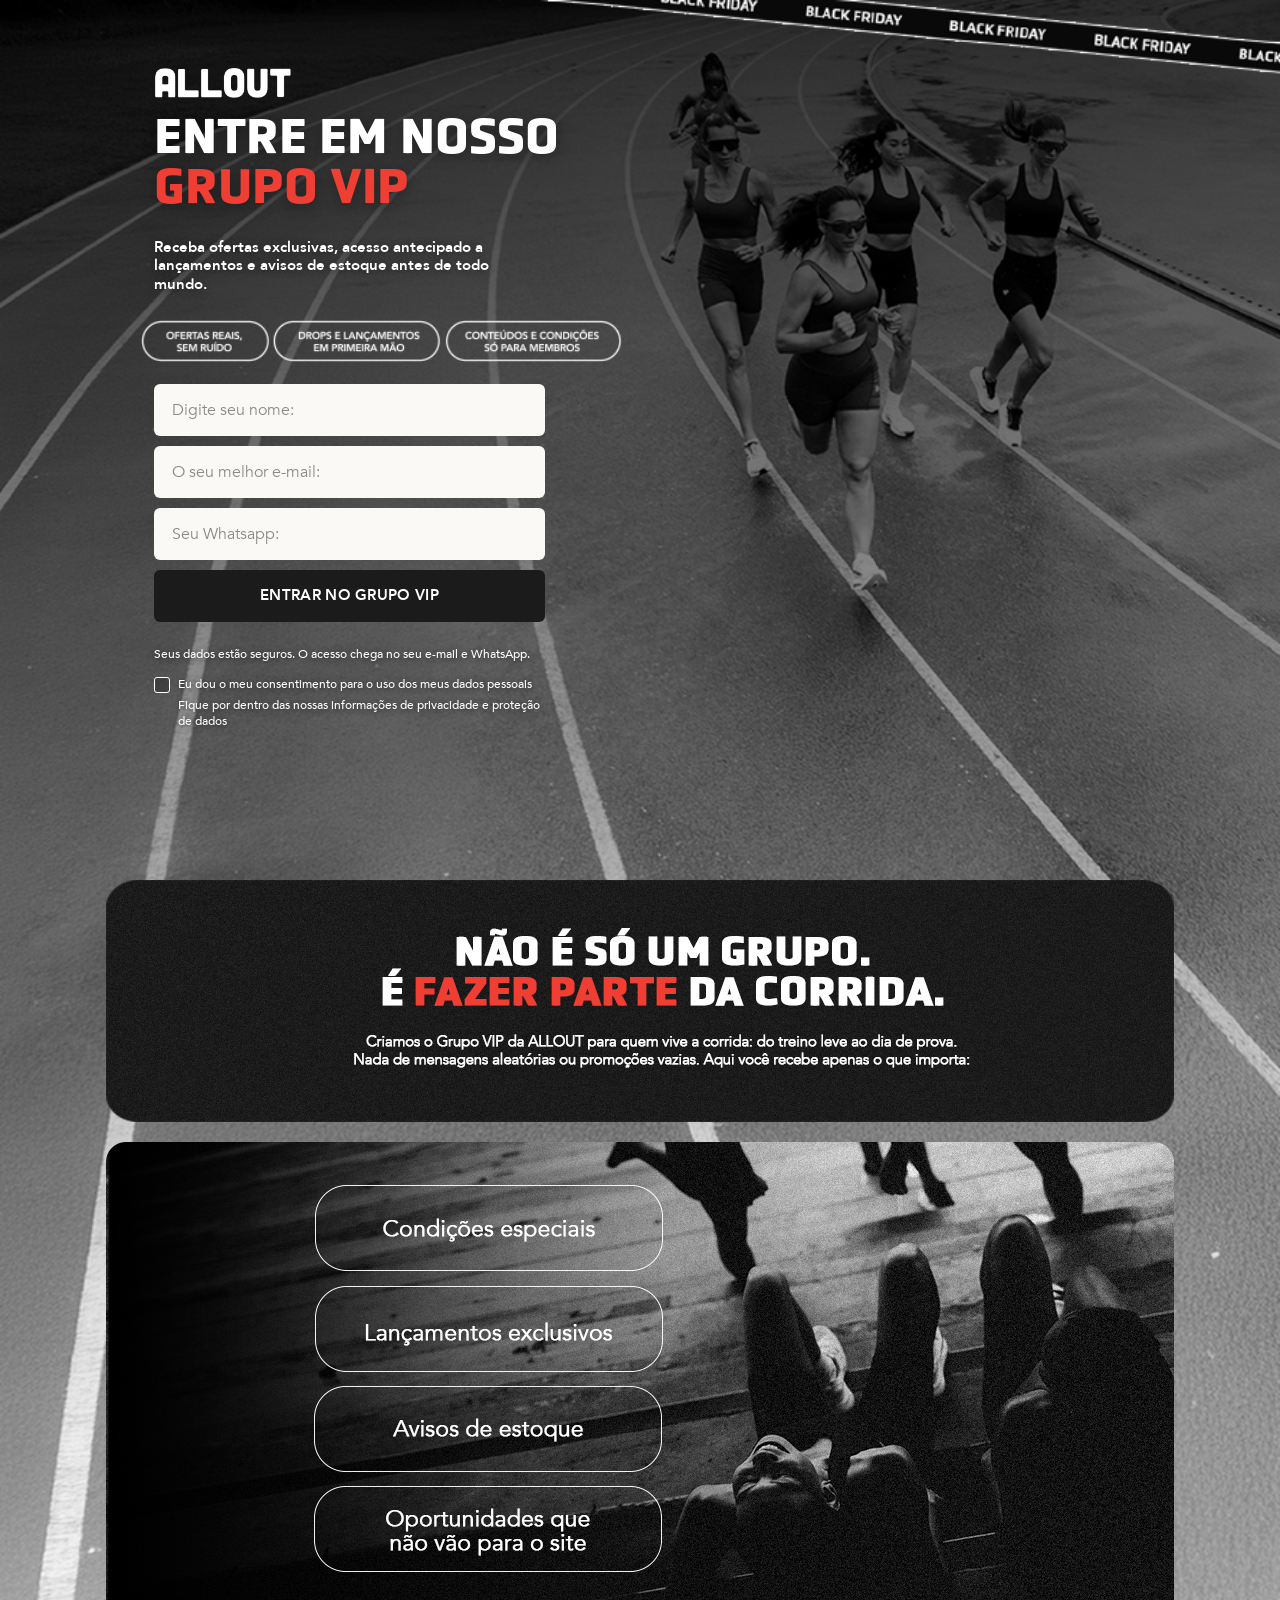
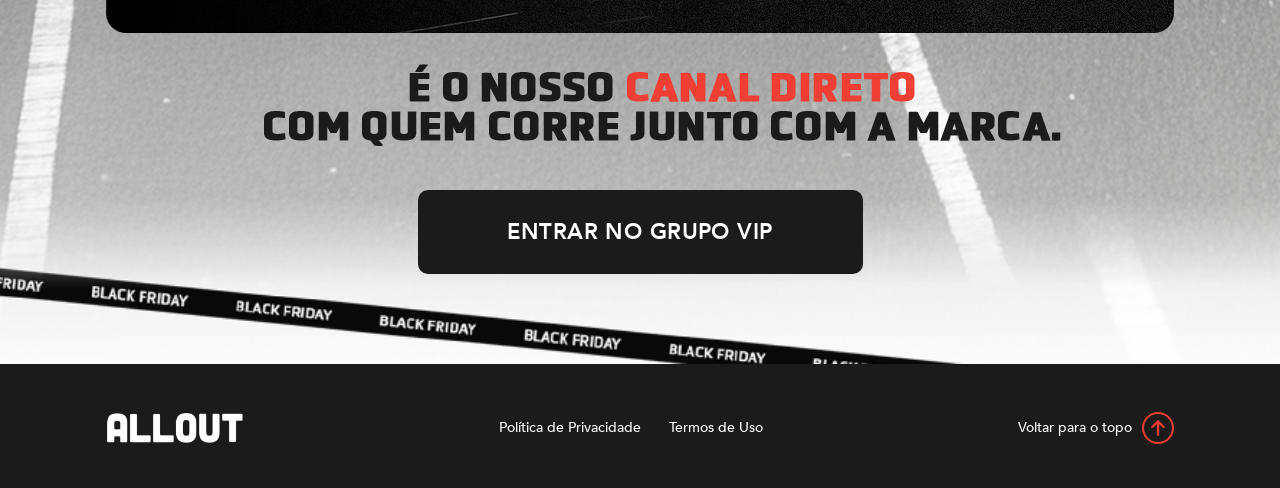
<file: index.html>
<!DOCTYPE html>
<html lang="pt-BR">
<head>
<meta charset="UTF-8">
<meta name="viewport" content="width=device-width, initial-scale=1.0">
<title>ALL OUT | Grupo VIP Black Friday</title>
<link rel="icon" type="image/png" href="favicon.png">
<link rel="stylesheet" href="style.css?v=16">

<!-- Meta Pixel Code -->
<script>
!function(f,b,e,v,n,t,s)
{if(f.fbq)return;n=f.fbq=function(){n.callMethod?
n.callMethod.apply(n,arguments):n.queue.push(arguments)};
if(!f._fbq)f._fbq=n;n.push=n;n.loaded=!0;n.version='2.0';
n.queue=[];t=b.createElement(e);t.async=!0;
t.src=v;s=b.getElementsByTagName(e)[0];
s.parentNode.insertBefore(t,s)}(window, document,'script',
'https://connect.facebook.net/en_US/fbevents.js');
fbq('init', '904461491838761');
fbq('track', 'PageView');
</script>
<noscript><img height="1" width="1" style="display:none"
src="https://www.facebook.com/tr?id=904461491838761&ev=PageView&noscript=1"
/></noscript>
<!-- End Meta Pixel Code -->
</head>
<body>

<div class="page">

  <header class="hero" id="top">
    <div class="container hero__content">
      <img src="assets/allout_logo_white.png" alt="ALL OUT" class="logo">

      <h1 class="hero__title">Entre em nosso <span class="hero__title-highlight">Grupo VIP</span></h1>

      <p class="hero__lead">
        Receba ofertas exclusivas, acesso antecipado a lançamentos e avisos de estoque antes de todo mundo.
      </p>

      <div class="hero__features">
        <img src="assets/mobile_frame9.png" alt="Ofertas reais, sem ruído. Drops e lançamentos em primeira mão. Conteúdos e condições só para membros." class="hero__features-img hero__features-img--mobile">
        <img src="assets/desktop_frame9.png" alt="Ofertas reais, sem ruído. Drops e lançamentos em primeira mão. Conteúdos e condições só para membros." class="hero__features-img hero__features-img--desktop">
      </div>

      <form class="vip-form" id="vip-form" novalidate>
        <div class="field">
          <input type="text" id="name" name="name" placeholder="Digite seu nome:" autocomplete="name" required>
        </div>
        <div class="field">
          <input type="email" id="email" name="email" placeholder="O seu melhor e-mail:" autocomplete="email" required>
        </div>
        <div class="field">
          <input type="tel" id="whatsapp" name="whatsapp" placeholder="Seu Whatsapp:" autocomplete="tel" required>
        </div>

        <button type="submit" class="btn-cta" id="submit-btn">
          <span class="btn-cta__label">ENTRAR NO GRUPO VIP</span>
        </button>

        <p class="form__note">Seus dados estão seguros. O acesso chega no seu e-mail e WhatsApp.</p>

        <label class="consent">
          <input type="checkbox" id="consent" name="consent" required>
          <span class="consent__box" aria-hidden="true"></span>
          <span>Eu dou o meu consentimento para o uso dos meus dados pessoais</span>
        </label>

        <a href="politica-privacidade" class="privacy-link">Fique por dentro das nossas informações de privacidade e proteção de dados</a>

        <p class="form__status" id="form-status" role="status" aria-live="polite"></p>
      </form>
    </div>
  </header>

  <main class="benefits">
    <div class="container">
      <img
        src="assets/mobile_frame1707478865.png"
        alt="Não é só um grupo. É fazer parte da corrida. Criamos o Grupo VIP da ALOUT para quem vive a corrida: do treino leve ao dia de prova. Nada de mensagens aleatórias ou promoções vazias. Aqui você recebe apenas o que importa: condições especiais, lançamentos exclusivos, avisos de estoque e oportunidades que não vão para o site. É o nosso canal direto com quem corre junto com a marca."
        class="benefits__image benefits__image--mobile">

      <img
        src="assets/desktop_frame1707478858.png"
        alt="Não é só um grupo. É fazer parte da corrida. Criamos o Grupo VIP da ALOUT para quem vive a corrida: do treino leve ao dia de prova. Nada de mensagens aleatórias ou promoções vazias. Aqui você recebe apenas o que importa: condições especiais, lançamentos exclusivos, avisos de estoque e oportunidades que não vão para o site. É o nosso canal direto com quem corre junto com a marca."
        class="benefits__image benefits__image--desktop">

      <button type="button" class="btn-cta btn-cta--secondary" data-scroll-to="name">
        <span class="btn-cta__label">ENTRAR NO GRUPO VIP</span>
      </button>
    </div>
  </main>

</div>

<footer class="site-footer">
  <div class="container footer__inner">
    <img src="assets/allout_logo_white.png" alt="ALL OUT" class="logo logo--footer">

    <nav class="footer__links">
      <a href="politica-privacidade">Política de Privacidade</a>
      <a href="politica-privacidade">Termos de Uso</a>
    </nav>

    <a href="#top" class="back-to-top">
      Voltar para o topo
      <img src="assets/arrow-top.svg" alt="">
    </a>
  </div>
</footer>

<script src="script.js?v=16"></script>
</body>
</html>
</file>
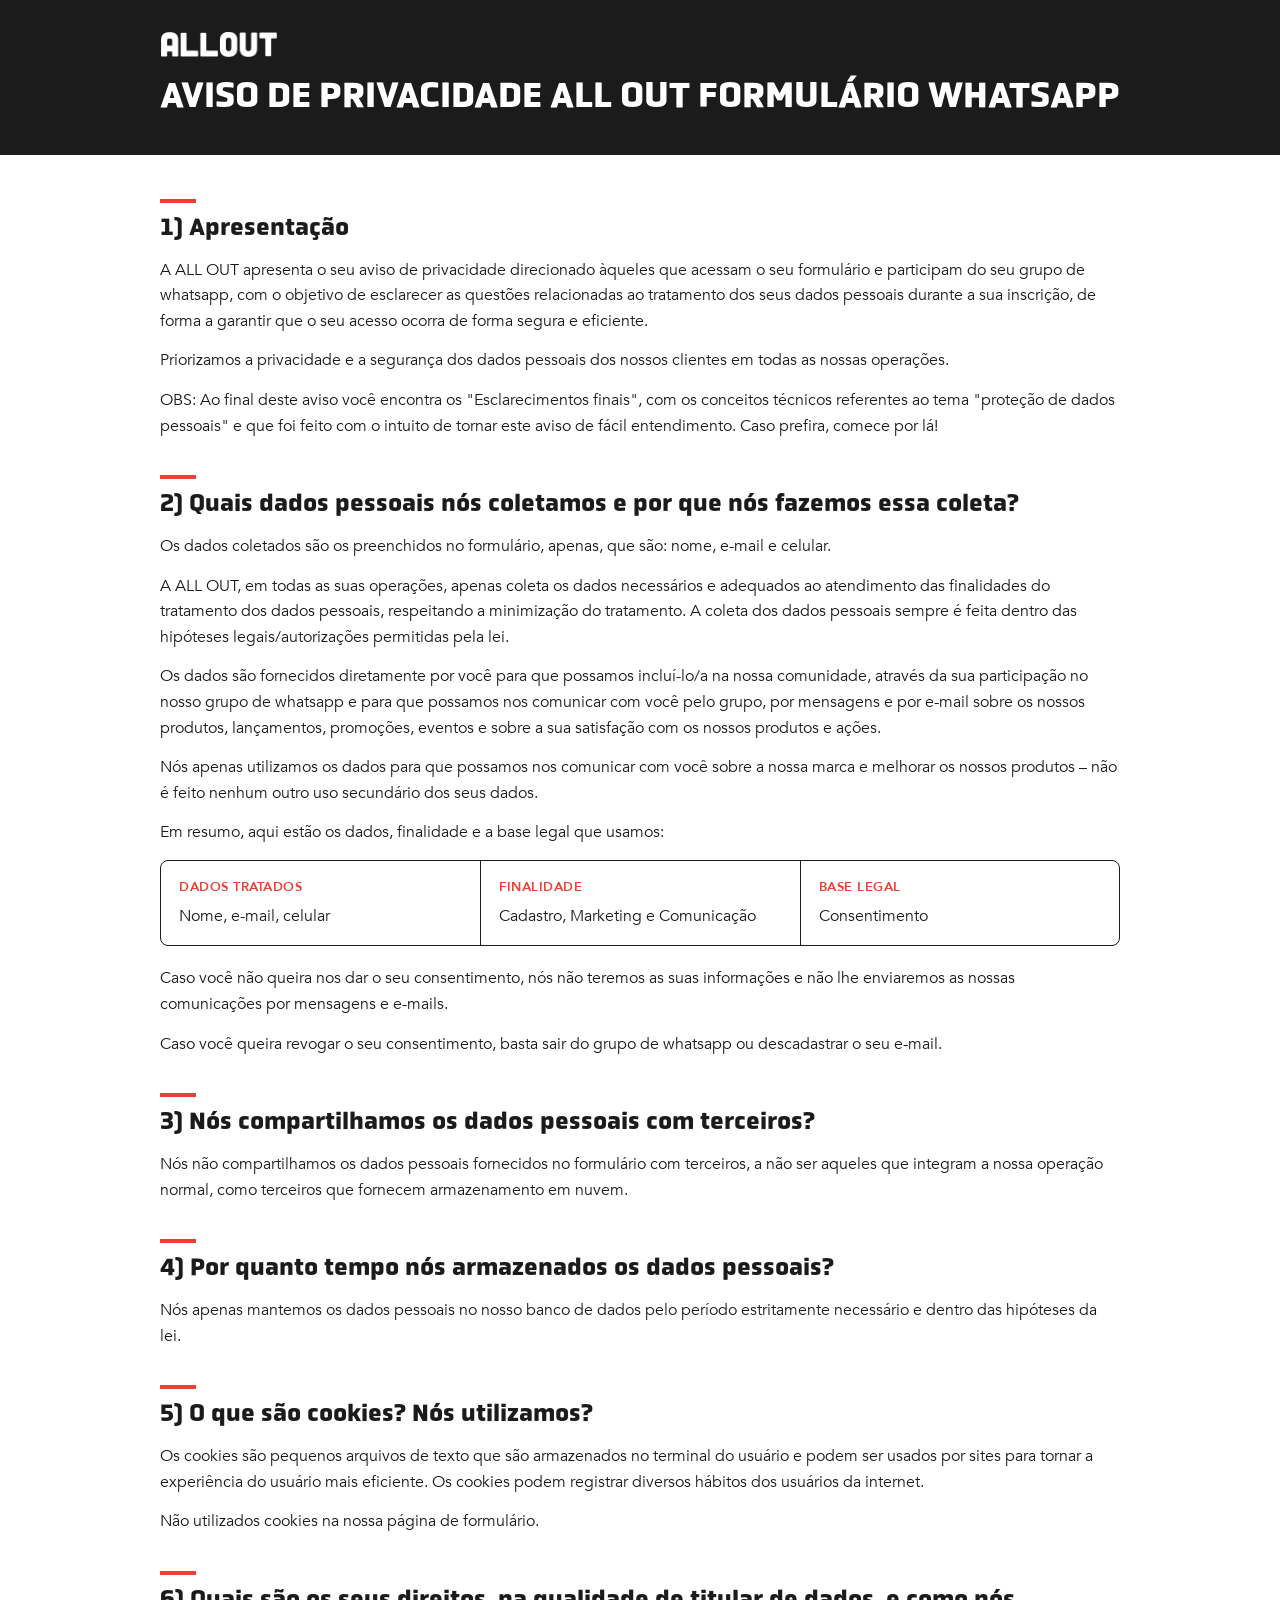
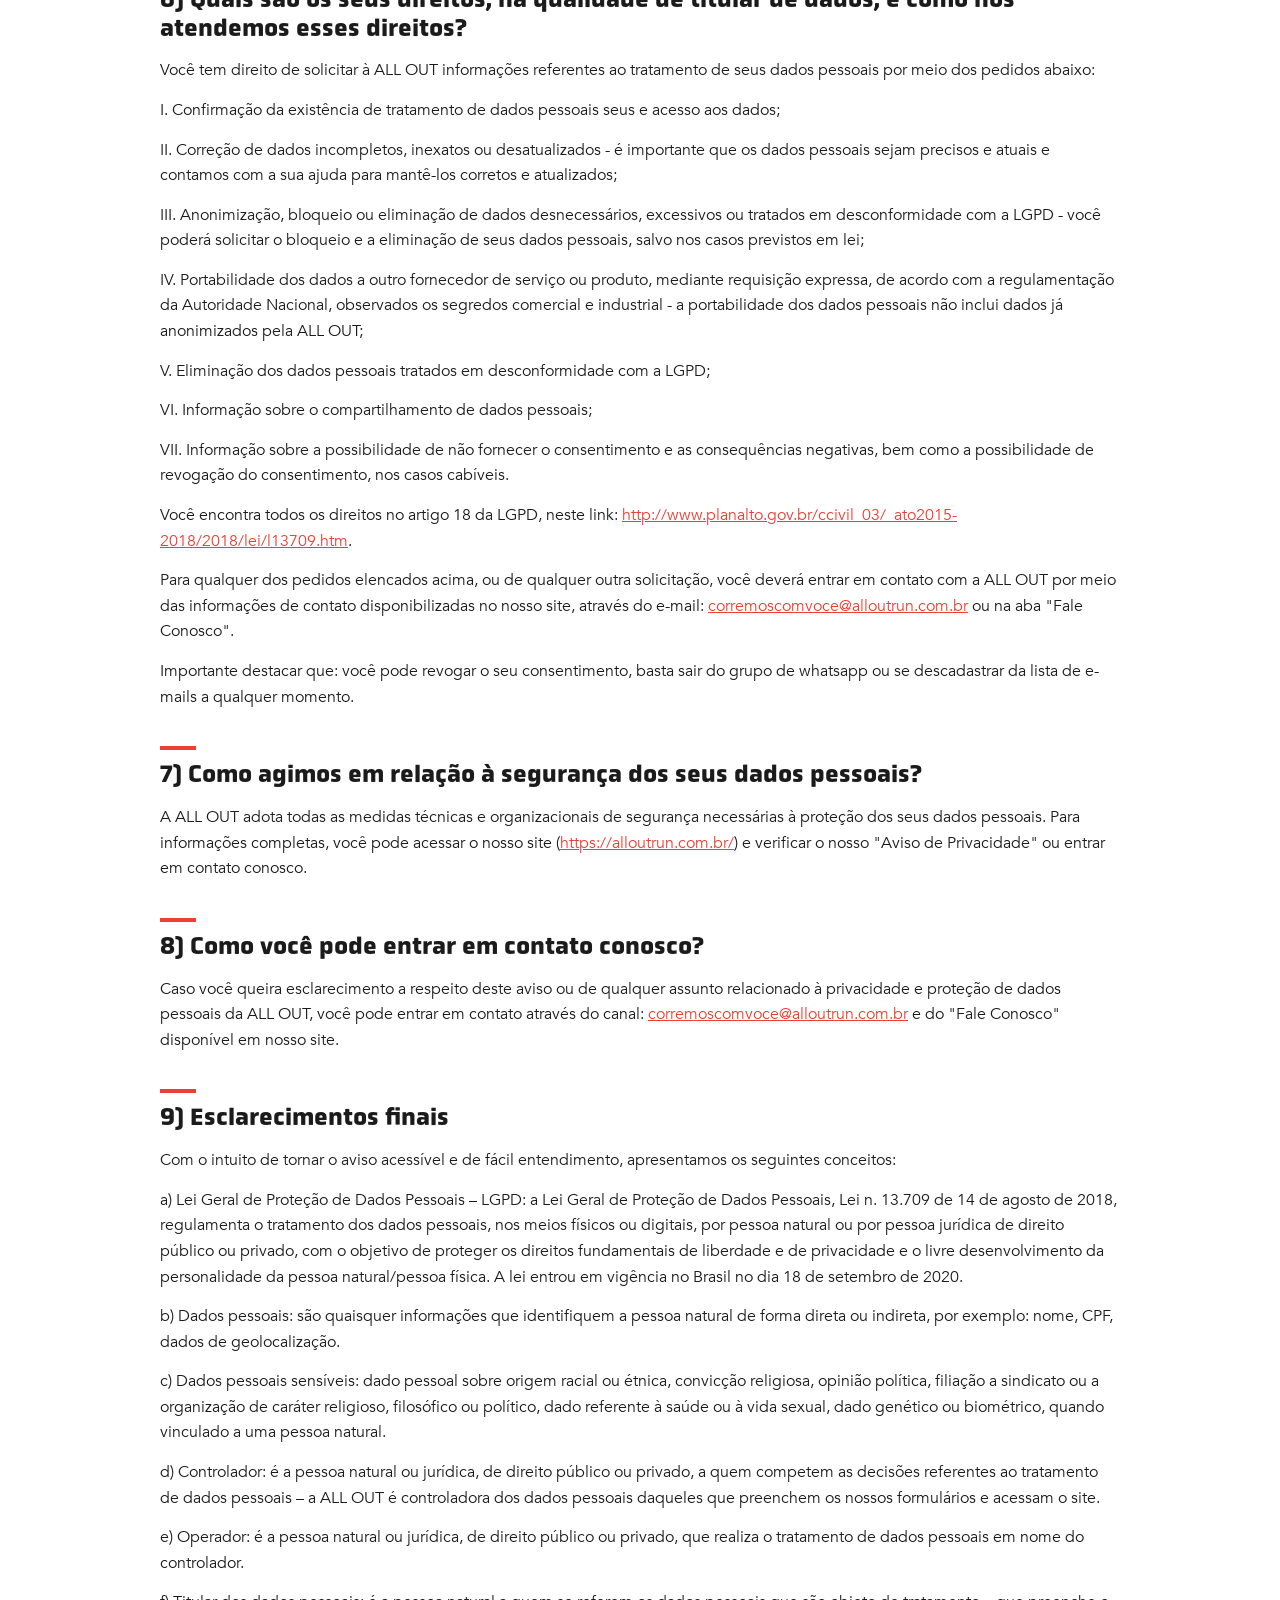
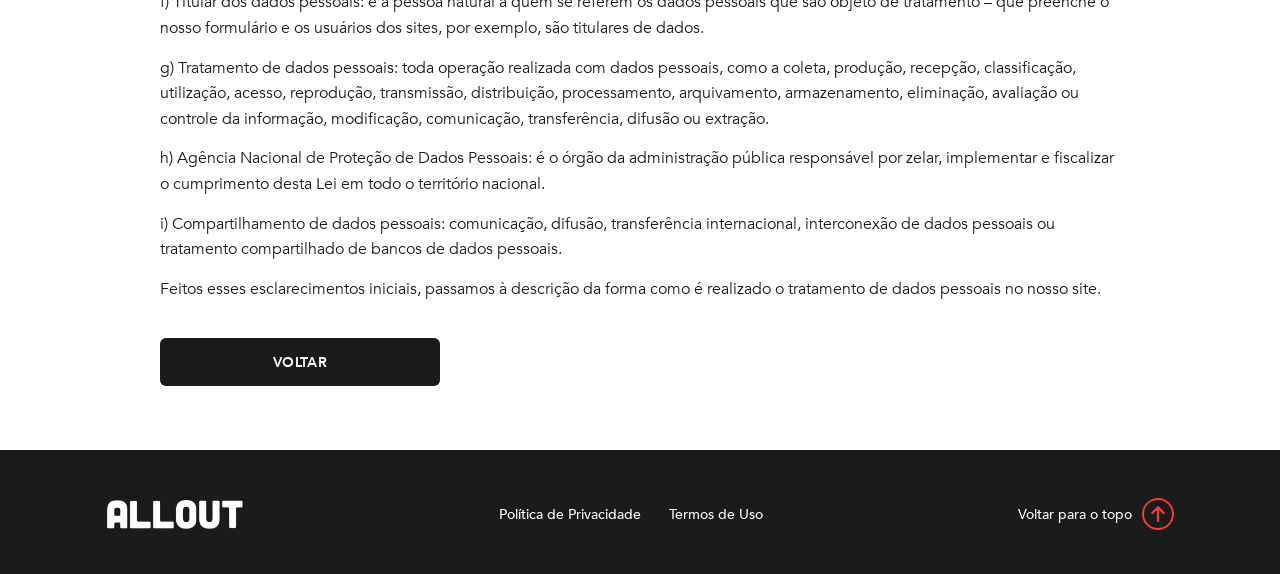
<file: politica-privacidade.html>
<!DOCTYPE html>
<html lang="pt-BR">
<head>
<meta charset="UTF-8">
<meta name="viewport" content="width=device-width, initial-scale=1.0">
<title>ALL OUT | Aviso de Privacidade</title>
<link rel="icon" type="image/png" href="favicon.png">
<link rel="stylesheet" href="style.css?v=16">
<link rel="stylesheet" href="legal.css?v=3">
</head>
<body id="top">

<header class="legal-header">
  <div class="container legal-header__inner">
    <img src="assets/allout_logo_white.png" alt="ALL OUT" class="legal-header__logo">
    <h1 class="legal-title">AVISO DE PRIVACIDADE ALL OUT Formulário Whatsapp</h1>
  </div>
</header>

<main class="legal-content">
  <div class="container">

    <section>
      <h2>1) Apresentação</h2>
      <p>A ALL OUT apresenta o seu aviso de privacidade direcionado àqueles que acessam o seu formulário e participam do seu grupo de whatsapp, com o objetivo de esclarecer as questões relacionadas ao tratamento dos seus dados pessoais durante a sua inscrição, de forma a garantir que o seu acesso ocorra de forma segura e eficiente.</p>
      <p>Priorizamos a privacidade e a segurança dos dados pessoais dos nossos clientes em todas as nossas operações.</p>
      <p>OBS: Ao final deste aviso você encontra os "Esclarecimentos finais", com os conceitos técnicos referentes ao tema "proteção de dados pessoais" e que foi feito com o intuito de tornar este aviso de fácil entendimento. Caso prefira, comece por lá!</p>
    </section>

    <section>
      <h2>2) Quais dados pessoais nós coletamos e por que nós fazemos essa coleta?</h2>
      <p>Os dados coletados são os preenchidos no formulário, apenas, que são: nome, e-mail e celular.</p>
      <p>A ALL OUT, em todas as suas operações, apenas coleta os dados necessários e adequados ao atendimento das finalidades do tratamento dos dados pessoais, respeitando a minimização do tratamento. A coleta dos dados pessoais sempre é feita dentro das hipóteses legais/autorizações permitidas pela lei.</p>
      <p>Os dados são fornecidos diretamente por você para que possamos incluí-lo/a na nossa comunidade, através da sua participação no nosso grupo de whatsapp e para que possamos nos comunicar com você pelo grupo, por mensagens e por e-mail sobre os nossos produtos, lançamentos, promoções, eventos e sobre a sua satisfação com os nossos produtos e ações.</p>
      <p>Nós apenas utilizamos os dados para que possamos nos comunicar com você sobre a nossa marca e melhorar os nossos produtos – não é feito nenhum outro uso secundário dos seus dados.</p>
      <p>Em resumo, aqui estão os dados, finalidade e a base legal que usamos:</p>

      <div class="legal-table">
        <div class="legal-table__item">
          <p class="legal-table__label">Dados tratados</p>
          <p>Nome, e-mail, celular</p>
        </div>
        <div class="legal-table__item">
          <p class="legal-table__label">Finalidade</p>
          <p>Cadastro, Marketing e Comunicação</p>
        </div>
        <div class="legal-table__item">
          <p class="legal-table__label">Base legal</p>
          <p>Consentimento</p>
        </div>
      </div>

      <p>Caso você não queira nos dar o seu consentimento, nós não teremos as suas informações e não lhe enviaremos as nossas comunicações por mensagens e e-mails.</p>
      <p>Caso você queira revogar o seu consentimento, basta sair do grupo de whatsapp ou descadastrar o seu e-mail.</p>
    </section>

    <section>
      <h2>3) Nós compartilhamos os dados pessoais com terceiros?</h2>
      <p>Nós não compartilhamos os dados pessoais fornecidos no formulário com terceiros, a não ser aqueles que integram a nossa operação normal, como terceiros que fornecem armazenamento em nuvem.</p>
    </section>

    <section>
      <h2>4) Por quanto tempo nós armazenados os dados pessoais?</h2>
      <p>Nós apenas mantemos os dados pessoais no nosso banco de dados pelo período estritamente necessário e dentro das hipóteses da lei.</p>
    </section>

    <section>
      <h2>5) O que são cookies? Nós utilizamos?</h2>
      <p>Os cookies são pequenos arquivos de texto que são armazenados no terminal do usuário e podem ser usados por sites para tornar a experiência do usuário mais eficiente. Os cookies podem registrar diversos hábitos dos usuários da internet.</p>
      <p>Não utilizados cookies na nossa página de formulário.</p>
    </section>

    <section>
      <h2>6) Quais são os seus direitos, na qualidade de titular de dados, e como nós atendemos esses direitos?</h2>
      <p>Você tem direito de solicitar à ALL OUT informações referentes ao tratamento de seus dados pessoais por meio dos pedidos abaixo:</p>
      <p>I. Confirmação da existência de tratamento de dados pessoais seus e acesso aos dados;</p>
      <p>II. Correção de dados incompletos, inexatos ou desatualizados - é importante que os dados pessoais sejam precisos e atuais e contamos com a sua ajuda para mantê-los corretos e atualizados;</p>
      <p>III. Anonimização, bloqueio ou eliminação de dados desnecessários, excessivos ou tratados em desconformidade com a LGPD - você poderá solicitar o bloqueio e a eliminação de seus dados pessoais, salvo nos casos previstos em lei;</p>
      <p>IV. Portabilidade dos dados a outro fornecedor de serviço ou produto, mediante requisição expressa, de acordo com a regulamentação da Autoridade Nacional, observados os segredos comercial e industrial - a portabilidade dos dados pessoais não inclui dados já anonimizados pela ALL OUT;</p>
      <p>V. Eliminação dos dados pessoais tratados em desconformidade com a LGPD;</p>
      <p>VI. Informação sobre o compartilhamento de dados pessoais;</p>
      <p>VII. Informação sobre a possibilidade de não fornecer o consentimento e as consequências negativas, bem como a possibilidade de revogação do consentimento, nos casos cabíveis.</p>
      <p>Você encontra todos os direitos no artigo 18 da LGPD, neste link: <a href="http://www.planalto.gov.br/ccivil_03/_ato2015-2018/2018/lei/l13709.htm" target="_blank" rel="noopener">http://www.planalto.gov.br/ccivil_03/_ato2015-2018/2018/lei/l13709.htm</a>.</p>
      <p>Para qualquer dos pedidos elencados acima, ou de qualquer outra solicitação, você deverá entrar em contato com a ALL OUT por meio das informações de contato disponibilizadas no nosso site, através do e-mail: <a href="mailto:corremoscomvoce@alloutrun.com.br">corremoscomvoce@alloutrun.com.br</a> ou na aba "Fale Conosco".</p>
      <p>Importante destacar que: você pode revogar o seu consentimento, basta sair do grupo de whatsapp ou se descadastrar da lista de e-mails a qualquer momento.</p>
    </section>

    <section>
      <h2>7) Como agimos em relação à segurança dos seus dados pessoais?</h2>
      <p>A ALL OUT adota todas as medidas técnicas e organizacionais de segurança necessárias à proteção dos seus dados pessoais. Para informações completas, você pode acessar o nosso site (<a href="https://alloutrun.com.br/" target="_blank" rel="noopener">https://alloutrun.com.br/</a>) e verificar o nosso "Aviso de Privacidade" ou entrar em contato conosco.</p>
    </section>

    <section>
      <h2>8) Como você pode entrar em contato conosco?</h2>
      <p>Caso você queira esclarecimento a respeito deste aviso ou de qualquer assunto relacionado à privacidade e proteção de dados pessoais da ALL OUT, você pode entrar em contato através do canal: <a href="mailto:corremoscomvoce@alloutrun.com.br">corremoscomvoce@alloutrun.com.br</a> e do "Fale Conosco" disponível em nosso site.</p>
    </section>

    <section>
      <h2>9) Esclarecimentos finais</h2>
      <p>Com o intuito de tornar o aviso acessível e de fácil entendimento, apresentamos os seguintes conceitos:</p>
      <p>a) Lei Geral de Proteção de Dados Pessoais – LGPD: a Lei Geral de Proteção de Dados Pessoais, Lei n. 13.709 de 14 de agosto de 2018, regulamenta o tratamento dos dados pessoais, nos meios físicos ou digitais, por pessoa natural ou por pessoa jurídica de direito público ou privado, com o objetivo de proteger os direitos fundamentais de liberdade e de privacidade e o livre desenvolvimento da personalidade da pessoa natural/pessoa física. A lei entrou em vigência no Brasil no dia 18 de setembro de 2020.</p>
      <p>b) Dados pessoais: são quaisquer informações que identifiquem a pessoa natural de forma direta ou indireta, por exemplo: nome, CPF, dados de geolocalização.</p>
      <p>c) Dados pessoais sensíveis: dado pessoal sobre origem racial ou étnica, convicção religiosa, opinião política, filiação a sindicato ou a organização de caráter religioso, filosófico ou político, dado referente à saúde ou à vida sexual, dado genético ou biométrico, quando vinculado a uma pessoa natural.</p>
      <p>d) Controlador: é a pessoa natural ou jurídica, de direito público ou privado, a quem competem as decisões referentes ao tratamento de dados pessoais – a ALL OUT é controladora dos dados pessoais daqueles que preenchem os nossos formulários e acessam o site.</p>
      <p>e) Operador: é a pessoa natural ou jurídica, de direito público ou privado, que realiza o tratamento de dados pessoais em nome do controlador.</p>
      <p>f) Titular dos dados pessoais: é a pessoa natural a quem se referem os dados pessoais que são objeto de tratamento – que preenche o nosso formulário e os usuários dos sites, por exemplo, são titulares de dados.</p>
      <p>g) Tratamento de dados pessoais: toda operação realizada com dados pessoais, como a coleta, produção, recepção, classificação, utilização, acesso, reprodução, transmissão, distribuição, processamento, arquivamento, armazenamento, eliminação, avaliação ou controle da informação, modificação, comunicação, transferência, difusão ou extração.</p>
      <p>h) Agência Nacional de Proteção de Dados Pessoais: é o órgão da administração pública responsável por zelar, implementar e fiscalizar o cumprimento desta Lei em todo o território nacional.</p>
      <p>i) Compartilhamento de dados pessoais: comunicação, difusão, transferência internacional, interconexão de dados pessoais ou tratamento compartilhado de bancos de dados pessoais.</p>
      <p>Feitos esses esclarecimentos iniciais, passamos à descrição da forma como é realizado o tratamento de dados pessoais no nosso site.</p>
    </section>

    <button type="button" class="btn-cta btn-cta--secondary" onclick="if (history.length > 1) { history.back(); } else { location.href = '/'; }">
      <span class="btn-cta__label">Voltar</span>
    </button>

  </div>
</main>

<footer class="site-footer">
  <div class="container footer__inner">
    <img src="assets/allout_logo_white.png" alt="ALL OUT" class="logo logo--footer">

    <nav class="footer__links">
      <a href="politica-privacidade.html">Política de Privacidade</a>
      <a href="politica-privacidade.html">Termos de Uso</a>
    </nav>

    <a href="#top" class="back-to-top">
      Voltar para o topo
      <img src="assets/arrow-top.svg" alt="">
    </a>
  </div>
</footer>

</body>
</html>
</file>
<file: style.css>
/* ==========================================================================
   ALL OUT | Grupo VIP | Black Friday 2026
   Cores:  --black #1B1B1B  |  --red #EF3E34
   Fontes: OBVIA Bold (títulos)  |  Avenir (textos e campos)
   ========================================================================== */

/* ---- Fontes ------------------------------------------------------------- */
/* OBVIA Bold (arquivo que já existe na pasta /fonts do projeto) */
@font-face {
  font-family: "Obvia";
  font-weight: 700;
  font-style: normal;
  font-display: swap;
  src: url("fonts/fonnts.com-Obvia_Bold.otf") format("opentype");
}

/* Avenir (extraída do Avenir.ttc: Book, Medium e Heavy) */
@font-face {
  font-family: "Avenir";
  font-weight: 400;
  font-style: normal;
  font-display: swap;
  src: url("fonts/Avenir-Book.woff2") format("woff2");
}
@font-face {
  font-family: "Avenir";
  font-weight: 500;
  font-style: normal;
  font-display: swap;
  src: url("fonts/Avenir-Medium.woff2") format("woff2");
}
@font-face {
  font-family: "Avenir";
  font-weight: 700;
  font-style: normal;
  font-display: swap;
  src: url("fonts/Avenir-Heavy.woff2") format("woff2");
}

/* ---- Tokens ------------------------------------------------------------- */
:root {
  --black: #1B1B1B;
  --red: #EF3E34;
  --white: #FFFFFF;
  --field: #FAF9F6;
  --placeholder: #8A8A8A;

  --font-head: "Obvia", "Archivo Black", "Arial Black", Impact, sans-serif;
  --font-body: "Avenir", "Avenir Next", "Nunito Sans", "Helvetica Neue", Arial, sans-serif;
}

/* ---- Base --------------------------------------------------------------- */
*, *::before, *::after { box-sizing: border-box; }
html { scroll-behavior: smooth; -webkit-text-size-adjust: 100%; }
body {
  margin: 0;
  background: var(--white);
  color: var(--white);
  font-family: var(--font-body);
  font-weight: 400;
  line-height: 1.4;
  -webkit-font-smoothing: antialiased;
}
img { display: block; max-width: 100%; height: auto; }
a { color: inherit; }
button, input { font: inherit; }

.container { width: 100%; margin: 0 auto; }

/* ---- Fundo da página (hero + benefícios) -------------------------------- */
.page {
  position: relative;
  overflow: hidden;
  background: var(--white) url("assets/bg-mobile2.png") center top / 100% auto no-repeat;
}

/* ---- Hero --------------------------------------------------------------- */
.hero {
  padding: 72vw 0 34px; /* proporcional ao bg-mobile2 (100% de largura): o texto sempre começa abaixo das corredoras */
}
.hero__content {
  width: clamp(280px, 63vw, 420px);
}

.logo { width: 92px; height: auto; }

.hero__title {
  margin: 14px 0 0;
  font-family: var(--font-head);
  font-weight: 700;
  font-size: clamp(25px, 7.3vw, 32px);
  line-height: 1.02;
  letter-spacing: 0;
  text-transform: uppercase;
  color: var(--white);
  text-shadow: 0 2px 14px rgba(0, 0, 0, .35);
}
.hero__title-highlight { display: block; color: var(--red); }

.hero__lead {
  margin: 12px 0 0;
  font-weight: 700;
  font-size: 13px;
  line-height: 1.3;
  color: var(--white);
  text-shadow: 0 1px 8px rgba(0, 0, 0, .45);
}

.hero__features { margin: 18px 0 0; }
.hero__features-img { width: 100%; }
.hero__features-img--desktop { display: none; }

/* ---- Formulário --------------------------------------------------------- */
.vip-form { margin-top: 20px; }
.field + .field { margin-top: 10px; }

.field input[type="text"],
.field input[type="email"],
.field input[type="tel"] {
  display: block;
  width: 100%;
  height: 48px;
  padding: 0 16px;
  border: 2px solid transparent;
  border-radius: 6px;
  background: var(--field);
  color: var(--black);
  font-family: var(--font-body);
  font-weight: 500;
  font-size: 16px; /* 16px evita o zoom automático do iOS */
  outline: none;
  transition: border-color .15s ease, box-shadow .15s ease;
}
.field input::placeholder { color: var(--placeholder); font-weight: 400; opacity: 1; }
.field input:focus { border-color: var(--red); }
.field input.is-invalid { border-color: var(--red); box-shadow: 0 0 0 3px rgba(239, 62, 52, .35); }

.btn-cta {
  display: flex;
  align-items: center;
  justify-content: center;
  width: 100%;
  height: 48px;
  margin-top: 10px;
  padding: 0 20px;
  border: 0;
  border-radius: 6px;
  background: var(--black);
  color: var(--white);
  font-family: var(--font-body);
  font-weight: 700;
  font-size: 14px;
  letter-spacing: .02em;
  text-transform: uppercase;
  cursor: pointer;
  transition: background-color .15s ease, transform .15s ease;
}
.btn-cta:hover { background: var(--red); }
.btn-cta:active { transform: translateY(1px); }
.btn-cta:focus-visible { outline: 3px solid var(--red); outline-offset: 3px; }
.btn-cta[disabled] { opacity: .6; cursor: wait; }

.form__note,
.consent,
.privacy-link {
  font-weight: 500;
  font-size: 11.5px;
  line-height: 1.35;
  color: var(--white);
  text-shadow: 0 1px 6px rgba(0, 0, 0, .55);
}
.form__note { margin: 16px 0 0; text-align: center; }

.consent {
  position: relative;
  display: flex;
  align-items: flex-start;
  gap: 8px;
  margin-top: 12px;
  cursor: pointer;
}
.consent input {
  position: absolute;
  opacity: 0;
  width: 16px;
  height: 16px;
  margin: 0;
}
.consent__box {
  flex: 0 0 16px;
  width: 16px;
  height: 16px;
  margin-top: 1px;
  border: 1.5px solid var(--white);
  border-radius: 3px;
  background: rgba(27, 27, 27, .35);
  transition: background-color .15s ease, border-color .15s ease;
}
.consent input:checked + .consent__box {
  background: var(--red) url("data:image/svg+xml,%3Csvg xmlns='http://www.w3.org/2000/svg' viewBox='0 0 16 16'%3E%3Cpath d='M3.5 8.5l3 3 6-6.5' fill='none' stroke='%23fff' stroke-width='2' stroke-linecap='round' stroke-linejoin='round'/%3E%3C/svg%3E") center / 100% no-repeat;
  border-color: var(--red);
}
.consent input:focus-visible + .consent__box { outline: 3px solid var(--red); outline-offset: 2px; }
.consent input.is-invalid + .consent__box { border-color: var(--red); box-shadow: 0 0 0 3px rgba(239, 62, 52, .45); }

.privacy-link {
  display: block;
  margin-top: 4px;
  padding-left: 24px;
  text-decoration: none;
}
.privacy-link:hover { text-decoration: underline; }

.form__status {
  margin: 0;
  font-weight: 700;
  font-size: 13px;
  line-height: 1.35;
}
.form__status:not(:empty) {
  margin-top: 14px;
  padding: 10px 12px;
  border-left: 4px solid var(--white);
  border-radius: 4px;
  background: rgba(27, 27, 27, .88);
}
.form__status.is-error { border-left-color: var(--red); }
.form__status.is-success { border-left-color: #fff; }

/* ---- Benefícios --------------------------------------------------------- */
.hero, .benefits { position: relative; z-index: 1; }
.benefits { padding: 0 0 56px; }
.benefits .container { display: flex; flex-direction: column; align-items: center; }

.benefits__image--mobile { display: block; width: clamp(250px, 58vw, 336px); }
.benefits__image--desktop { display: none; }

.btn-cta--secondary {
  width: clamp(250px, 58vw, 336px);
  margin-top: 28px;
}

/* ---- Rodapé ------------------------------------------------------------- */
.site-footer {
  background: var(--black);
  color: var(--white);
  padding: 40px 20px 36px;
}
.footer__inner {
  display: flex;
  flex-direction: column;
  align-items: center;
  gap: 22px;
  max-width: 1068px;
  text-align: center;
}
.logo--footer { width: 120px; }
.footer__links { display: flex; flex-wrap: wrap; justify-content: center; gap: 8px 28px; }
.footer__links a,
.back-to-top {
  font-weight: 500;
  font-size: 14px;
  color: var(--white);
  text-decoration: none;
}
.footer__links a:hover,
.back-to-top:hover { color: var(--red); }
.back-to-top { display: inline-flex; align-items: center; gap: 10px; }
.back-to-top img { width: 32px; height: 32px; }

/* ==========================================================================
   Desktop
   ========================================================================== */
@media (min-width: 900px) {
  .page {
    background-image: url("assets/bg-desk3.png");
    background-size: cover;
    background-position: center top;
  }
  /* A página acompanha a altura do conteúdo (sem sobra). A fita BLACK FRIDAY do rodapé
     da arte volta como uma faixa no fim da página, com transição suave para o fundo. */
  .page::after {
    content: "";
    position: absolute;
    left: 0; right: 0; bottom: 0;
    height: 13vw;
    background: url("assets/bg-desk3.png") center bottom / 100% auto no-repeat;
    -webkit-mask-image: linear-gradient(to bottom, transparent 0%, #000 55%);
    mask-image: linear-gradient(to bottom, transparent 0%, #000 55%);
    pointer-events: none;
    z-index: 0;
  }

  .hero { padding: 68px 0 150px; }
  .hero__content {
    width: 391px;
    margin: 0 0 0 calc((100% - min(1068px, 92vw)) / 2 + 48px);
  }

  .logo { width: 138px; }

  .hero__title {
    margin-top: 18px;
    font-size: 50px;
    line-height: 1;
    white-space: nowrap;
  }
  .hero__lead { margin-top: 22px; font-size: 15px; line-height: 1.25; }

  .hero__features { margin-top: 26px; }
  .hero__features-img--mobile { display: none; }
  .hero__features-img--desktop {
    display: block;
    width: 764px;
    max-width: none;
    margin-left: -13px;
  }

  .vip-form { margin-top: 22px; }
  .field + .field { margin-top: 10px; }
  .field input[type="text"],
  .field input[type="email"],
  .field input[type="tel"] { height: 52px; }
  .btn-cta { height: 52px; font-size: 15px; }
  .form__note { margin-top: 24px; font-size: 12px; text-align: left; }
  .consent { margin-top: 14px; font-size: 12px; }
  .privacy-link { font-size: 12px; }

  .benefits { padding-bottom: 7vw; }
  .benefits__image--mobile { display: none; }
  .benefits__image--desktop { display: block; width: min(1068px, 92vw); }

  .btn-cta--secondary {
    width: 445px;
    height: 84px;
    margin-top: 44px;
    border-radius: 10px;
    font-size: 22px;
  }

  .site-footer { padding: 48px 20px 44px; }
  .footer__inner { flex-direction: row; justify-content: space-between; text-align: left; }
}
</file>
<file: legal.css>
/* ALL OUT | Aviso de Privacidade (usa tokens e fontes do style.css) */

body { background: var(--white); color: var(--black); }

.legal-header { background: var(--black); color: var(--white); padding: 32px 20px 36px; }
.legal-header__inner { max-width: 960px; }
.legal-header__logo { width: 118px; margin-bottom: 22px; }
.legal-title {
  margin: 0;
  font-family: var(--font-head);
  font-weight: 700;
  font-size: clamp(22px, 5vw, 36px);
  line-height: 1.1;
  text-transform: uppercase;
}

.legal-content { padding: 44px 20px 64px; }
.legal-content .container { max-width: 960px; }

.legal-content section { margin-bottom: 36px; }
.legal-content h2 {
  margin: 0 0 14px;
  font-family: var(--font-head);
  font-weight: 700;
  font-size: clamp(18px, 3.4vw, 24px);
  line-height: 1.2;
  color: var(--black);
}
.legal-content h2::before {
  content: "";
  display: block;
  width: 36px;
  height: 4px;
  margin-bottom: 12px;
  background: var(--red);
}
.legal-content p {
  margin: 0 0 14px;
  font-size: 16px;
  line-height: 1.6;
  color: var(--black);
}
.legal-content a { color: var(--red); word-break: break-word; }
.legal-content a:hover { text-decoration: none; }

.legal-table {
  display: grid;
  grid-template-columns: repeat(3, 1fr);
  margin: 8px 0 20px;
  border: 1px solid var(--black);
  border-radius: 8px;
  overflow: hidden;
}
.legal-table__item { padding: 16px 18px; }
.legal-table__item + .legal-table__item { border-left: 1px solid var(--black); }
.legal-table__item p { margin: 0; }
.legal-table__label {
  margin-bottom: 6px !important;
  font-weight: 700;
  font-size: 13px !important;
  text-transform: uppercase;
  letter-spacing: .04em;
  color: var(--red) !important;
}

.legal-content .btn-cta--secondary { width: 100%; max-width: 280px; margin: 24px 0 0; height: 48px; font-size: 14px; border-radius: 6px; }

@media (max-width: 640px) {
  .legal-table { grid-template-columns: 1fr; }
  .legal-table__item + .legal-table__item { border-left: 0; border-top: 1px solid var(--black); }
}
</file>
